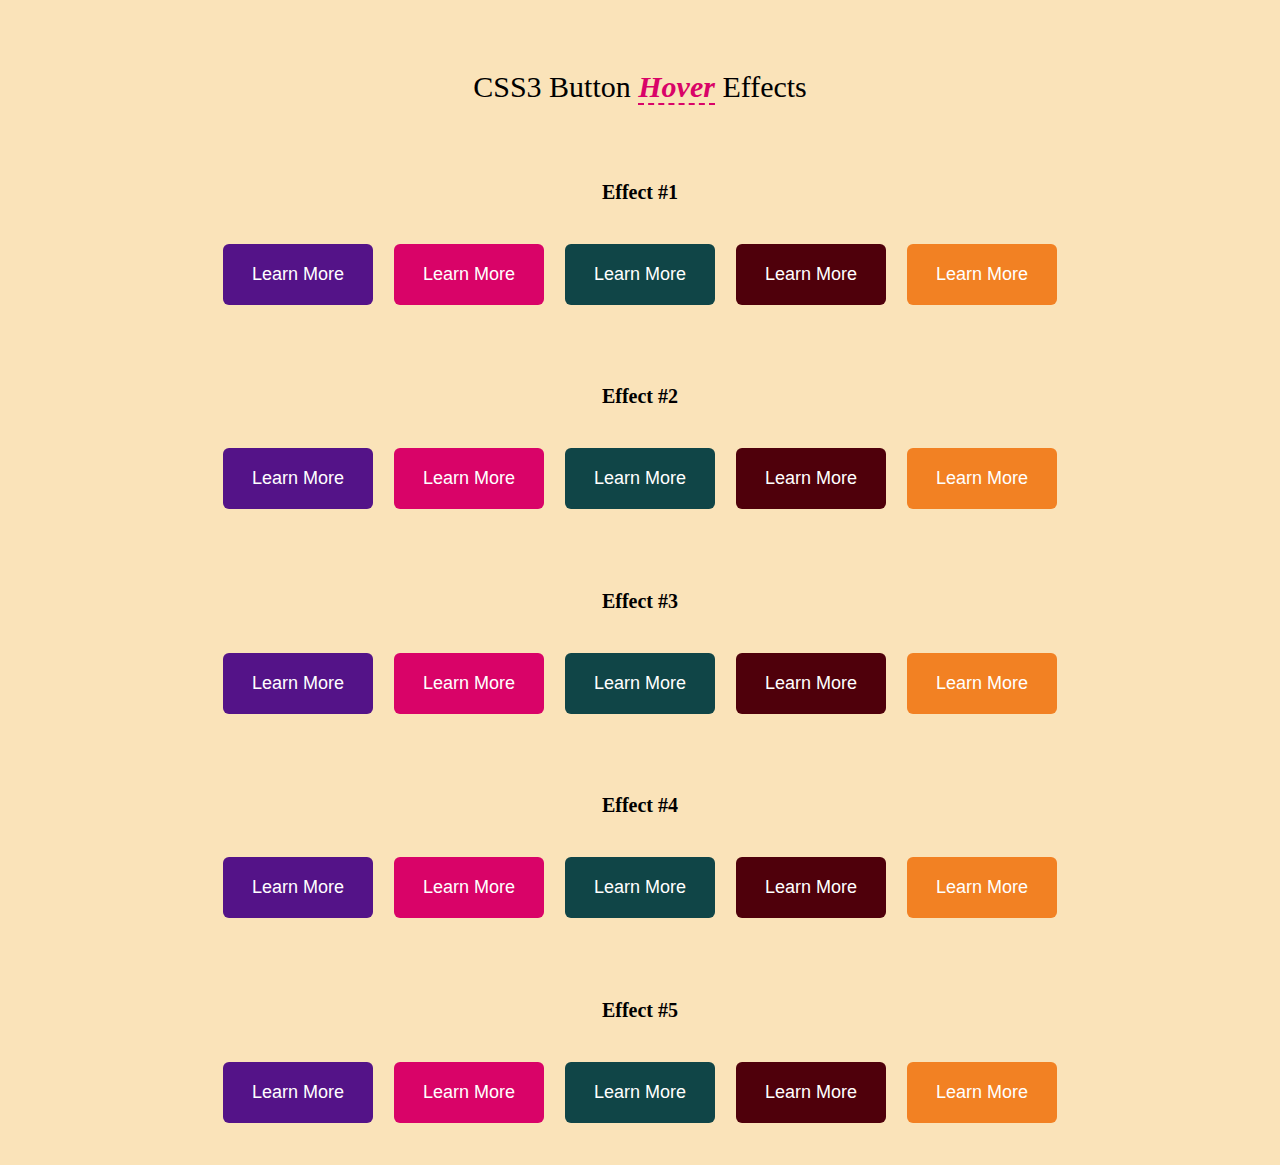
<file: button-hover/index.html>
<!DOCTYPE html>
<html lang="en">
  <head>
    <meta charset="utf-8" />
    <meta http-equiv="X-UA-Compatible" content="IE=edge" />
    <meta
      name="viewport"
      content="width=device-width, initial-scale=1, shrink-to-fit=no"
    />
    <title>CSS Button Animation</title>
    <meta
      name="description"
      content="Collection of hand-picked free HTML and CSS gradient button code examples from codepen and other resources. "
    />

    <meta property="og:site_name" content="Free Frontend" />
    <meta property="og:locale" content="en_US" />
    <meta
      property="og:url"
      content="https://frontendsourcecode.com/css-animated-button"
    />
    <meta property="og:title" content="CSS Button Animation" />
    <meta
      property="og:description"
      content="Collection of hand-picked free HTML and CSS gradient button code examples from codepen and other resources. "
    />
    <meta property="og:type" content="ogtypeart" />
    <meta
      name="og:image"
      content="https://admin.frontendsourcecode.com/storage/uploads/post/20230415080431animated-button.png"
    />

    <meta name="twitter:site" content="@FreeFrontend" />
    <meta name="twitter:creator" content="@FreeFrontend" />
    <meta
      name="twitter:description"
      content="Collection of free HTML and CSS gradient button code examples from codepen and other resources. ."
    />
    <meta name="twitter:title" content="CSS Button Animation" />
    <meta name="twitter:card" content="summary_large_image" />
    <meta
      name="twitter:image"
      content="https://admin.frontendsourcecode.com/storage/uploads/post/20230415080431animated-button.png"
    />
    <link
      href="https://fonts.googleapis.com/css2?family=Lato&display=swap"
      rel="stylesheet"
    />
    <link rel="stylesheet" href="./css/style.css" />
    <link rel="stylesheet" href="https://cdnjs.cloudflare.com/ajax/libs/font-awesome/4.7.0/css/font-awesome.css" integrity="sha512-5A8nwdMOWrSz20fDsjczgUidUBR8liPYU+WymTZP1lmY9G6Oc7HlZv156XqnsgNUzTyMefFTcsFH/tnJE/+xBg==" crossorigin="anonymous" referrerpolicy="no-referrer" />
  </head>
  <body>
    <div class="main">
      <div class="container">
        <h1>CSS3 Button <span>Hover</span> Effects</h1>

        <div class="button-effect">
          <h2>Effect #1</h2>
          <a class="effect effect-1" href="#" title="Learn More">Learn More</a>
          <a class="effect effect-1" href="#" title="Learn More">Learn More</a>
          <a class="effect effect-1" href="#" title="Learn More">Learn More</a>
          <a class="effect effect-1" href="#" title="Learn More">Learn More</a>
          <a class="effect effect-1" href="#" title="Learn More">Learn More</a>
        </div>

        <div class="button-effect">
          <h2>Effect #2</h2>
          <a class="effect effect-2" href="#" title="Learn More">Learn More</a>
          <a class="effect effect-2" href="#" title="Learn More">Learn More</a>
          <a class="effect effect-2" href="#" title="Learn More">Learn More</a>
          <a class="effect effect-2" href="#" title="Learn More">Learn More</a>
          <a class="effect effect-2" href="#" title="Learn More">Learn More</a>
        </div>

        <div class="button-effect">
          <h2>Effect #3</h2>
          <a class="effect effect-3" href="#" title="Learn More">Learn More</a>
          <a class="effect effect-3" href="#" title="Learn More">Learn More</a>
          <a class="effect effect-3" href="#" title="Learn More">Learn More</a>
          <a class="effect effect-3" href="#" title="Learn More">Learn More</a>
          <a class="effect effect-3" href="#" title="Learn More">Learn More</a>
        </div>

        <div class="button-effect">
          <h2>Effect #4</h2>
          <a class="effect effect-4" href="#" title="Learn More">Learn More</a>
          <a class="effect effect-4" href="#" title="Learn More">Learn More</a>
          <a class="effect effect-4" href="#" title="Learn More">Learn More</a>
          <a class="effect effect-4" href="#" title="Learn More">Learn More</a>
          <a class="effect effect-4" href="#" title="Learn More">Learn More</a>
        </div>

        <div class="button-effect">
          <h2>Effect #5</h2>
          <a class="effect effect-5" href="#" title="Learn More">Learn More</a>
          <a class="effect effect-5" href="#" title="Learn More">Learn More</a>
          <a class="effect effect-5" href="#" title="Learn More">Learn More</a>
          <a class="effect effect-5" href="#" title="Learn More">Learn More</a>
          <a class="effect effect-5" href="#" title="Learn More">Learn More</a>
        </div>
      </div>
    </div>
  </body>
</html>
</file>
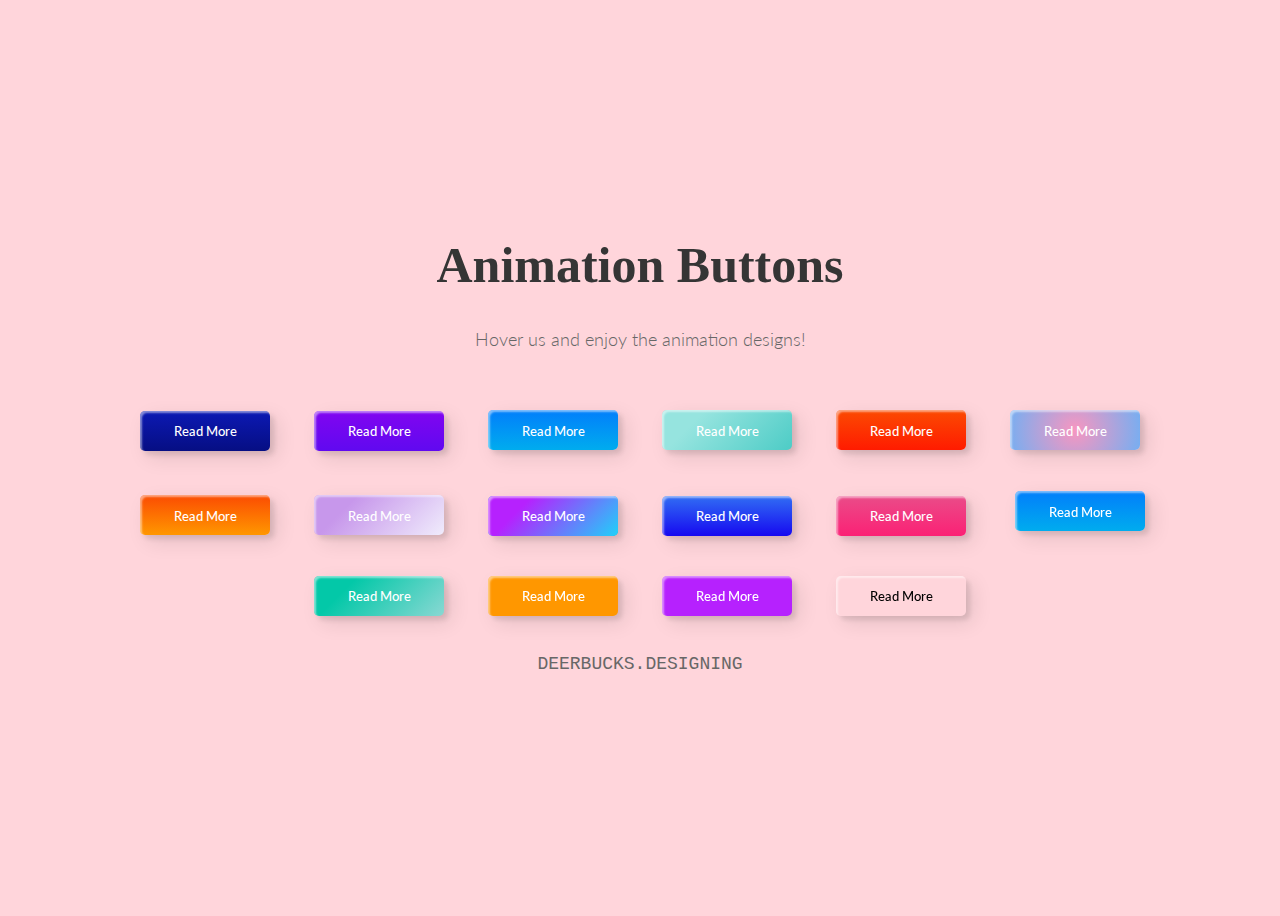
<file: css-button-animation/index.html>
<!DOCTYPE html>
<html lang="en">
  <head>
    <meta charset="utf-8" />
    <meta http-equiv="X-UA-Compatible" content="IE=edge" />
    <meta
      name="viewport"
      content="width=device-width, initial-scale=1, shrink-to-fit=no"
    />
    <title>CSS Button Animation</title>
    <meta
      name="description"
      content="Collection of hand-picked free HTML and CSS gradient button code examples from codepen and other resources. "
    />

    <meta property="og:site_name" content="Free Frontend" />
    <meta property="og:locale" content="en_US" />
    <meta
      property="og:url"
      content="https://frontendsourcecode.com/css-animated-button"
    />
    <meta property="og:title" content="CSS Button Animation" />
    <meta
      property="og:description"
      content="Collection of hand-picked free HTML and CSS gradient button code examples from codepen and other resources. "
    />
    <meta property="og:type" content="ogtypeart" />
    <meta
      name="og:image"
      content="https://admin.frontendsourcecode.com/storage/uploads/post/20230415080431animated-button.png"
    />

    <meta name="twitter:site" content="@FreeFrontend" />
    <meta name="twitter:creator" content="@FreeFrontend" />
    <meta
      name="twitter:description"
      content="Collection of free HTML and CSS gradient button code examples from codepen and other resources. ."
    />
    <meta name="twitter:title" content="CSS Button Animation" />
    <meta name="twitter:card" content="summary_large_image" />
    <meta
      name="twitter:image"
      content="https://admin.frontendsourcecode.com/storage/uploads/post/20230415080431animated-button.png"
    />
    <link
      href="https://fonts.googleapis.com/css2?family=Lato&display=swap"
      rel="stylesheet"
    />
    <link rel="stylesheet" href="./css/style.css" />
  </head>
  <body>
    <div class="main">
      <h1>Animation Buttons</h1>
      <p>Hover us and enjoy the animation designs!</p>
      <div class="frame">
        <button class="custom-btn btn-1">Read More</button>
        <button class="custom-btn btn-2">Read More</button>
        <button class="custom-btn btn-3"><span>Read More</span></button>
        <button class="custom-btn btn-4"><span>Read More</span></button>
        <button class="custom-btn btn-5"><span>Read More</span></button>
        <button class="custom-btn btn-6"><span>Read More</span></button>
        <button class="custom-btn btn-7"><span>Read More</span></button>
        <button class="custom-btn btn-8"><span>Read More</span></button>
        <button class="custom-btn btn-9">Read More</button>
        <button class="custom-btn btn-10">Read More</button>
        <button class="custom-btn btn-11">
          Read More
          <div class="dot"></div>
        </button>
        <button class="custom-btn btn-12">
          <span>Click!</span><span>Read More</span>
        </button>
        <button class="custom-btn btn-13">Read More</button>
        <button class="custom-btn btn-14">Read More</button>
        <button class="custom-btn btn-15">Read More</button>
        <button class="custom-btn btn-16">Read More</button>
        <p style="font-family: Andale Mono, monospace">DEERBUCKS.DESIGNING</p>
      </div>
    </div>
  </body>
</html>
</file>
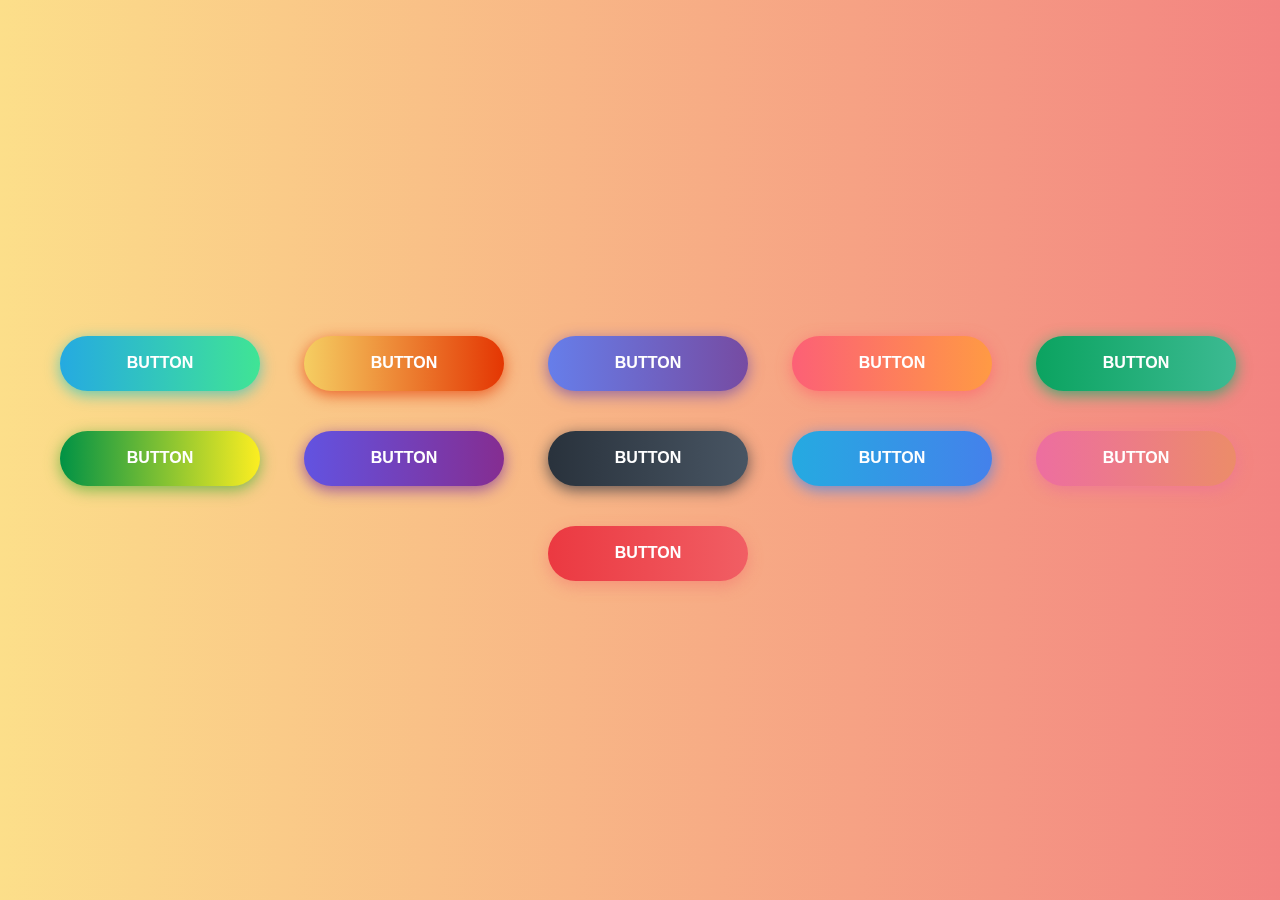
<file: css-gradient-button/index.html>
<!DOCTYPE html>
<html lang="en">
  <head>
    <meta charset="utf-8">
    <meta http-equiv="X-UA-Compatible" content="IE=edge">
    <meta name="viewport" content="width=device-width, initial-scale=1, shrink-to-fit=no">
    <title>CSS Gradient Buttons</title>
    <meta name="description" content="Collection of hand-picked free HTML and CSS gradient button code examples from codepen and other resources. ">
    
  <meta property="og:site_name" content="Free Frontend">
  <meta property="og:locale" content="en_US">
  <meta property="og:url" content="https://frontendsourcecode.com/css-gradient-buttons/">
  <meta property="og:title" content="CSS Gradient Buttons">
  <meta property="og:description" content="Collection of hand-picked free HTML and CSS gradient button code examples from codepen and other resources. ">
  <meta property="og:type" content="ogtypeart">
  <meta name="og:image" content="https://admin.frontendsourcecode.com/storage/uploads/post/2023041506304976508db9-df65-4c95-9057-e1e11f0c5672.png"> 
  
  <meta name="twitter:site" content="@FreeFrontend">
  <meta name="twitter:creator" content="@FreeFrontend"> 
  <meta name="twitter:description" content="Collection of free HTML and CSS gradient button code examples from codepen and other resources. .">
  <meta name="twitter:title" content="CSS Gradient Buttons">
  <meta name="twitter:card" content="summary_large_image">
  <meta name="twitter:image" content="https://admin.frontendsourcecode.com/storage/uploads/post/2023041506304976508db9-df65-4c95-9057-e1e11f0c5672.png"> 
  <link rel="stylesheet" href="./css/style.css">
  </head>
  <body>
    <div class="main">
      <div class="buttons">
        <button class="btn-hover color-1">BUTTON</button>
        <button class="btn-hover color-2">BUTTON</button>
        <button class="btn-hover color-3">BUTTON</button>
        <button class="btn-hover color-4">BUTTON</button>
        <button class="btn-hover color-5">BUTTON</button>
        <button class="btn-hover color-6">BUTTON</button>
        <button class="btn-hover color-7">BUTTON</button>
        <button class="btn-hover color-8">BUTTON</button>
        <button class="btn-hover color-9">BUTTON</button>
        <button class="btn-hover color-10">BUTTON</button>
        <button class="btn-hover color-11">BUTTON</button>
      </div>
    </div>
  </body>
</html>
</file>
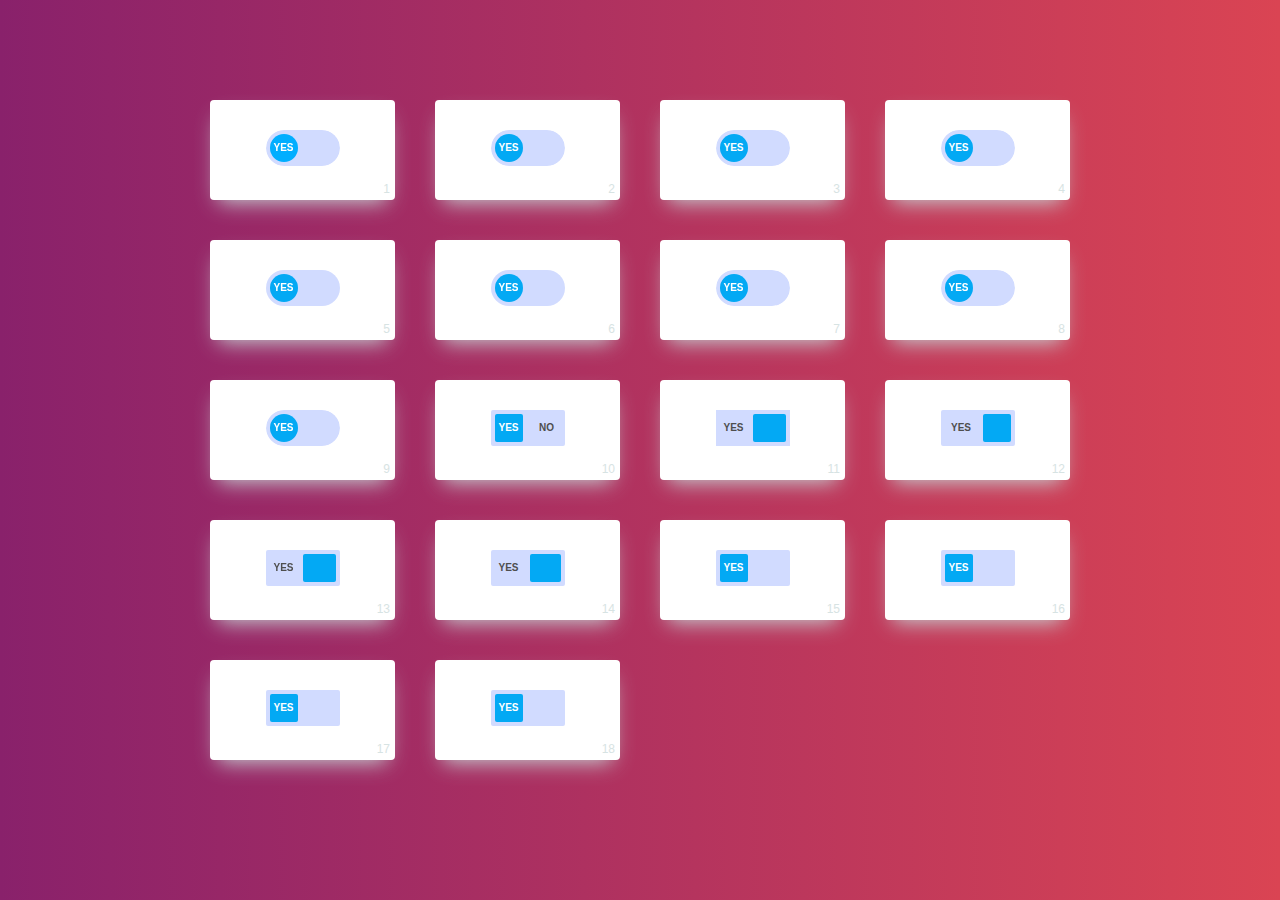
<file: css-toggle-button/index.html>
<!DOCTYPE html>
<html lang="en">
  <head>
    <meta charset="utf-8" />
    <meta http-equiv="X-UA-Compatible" content="IE=edge" />
    <meta
      name="viewport"
      content="width=device-width, initial-scale=1, shrink-to-fit=no"
    />
    <title>CSS Toggle button</title>
    <meta
      name="description"
      content="Collection of hand-picked free HTML and CSS gradient button code examples from codepen and other resources. "
    />

    <meta property="og:site_name" content="Free Frontend" />
    <meta property="og:locale" content="en_US" />
    <meta
      property="og:url"
      content="https://frontendsourcecode.com/css-toggle-buttons-on-off-switches"
    />
    <meta property="og:title" content="CSS Toggle button" />
    <meta
      property="og:description"
      content="Collection of hand-picked free HTML and CSS gradient button code examples from codepen and other resources. "
    />
    <meta property="og:type" content="ogtypeart" />
    <meta
      name="og:image"
      content="https://admin.frontendsourcecode.com/storage/uploads/post/20230415124249css-switch-toggle.png"
    />

    <meta name="twitter:site" content="@FreeFrontend" />
    <meta name="twitter:creator" content="@FreeFrontend" />
    <meta
      name="twitter:description"
      content="Collection of free HTML and CSS gradient button code examples from codepen and other resources. ."
    />
    <meta name="twitter:title" content="CSS Toggle button" />
    <meta name="twitter:card" content="summary_large_image" />
    <meta
      name="twitter:image"
      content="https://admin.frontendsourcecode.com/storage/uploads/post/20230415124249css-switch-toggle.png"
    />
    <link rel="stylesheet" href="./css/style.css" />
  </head>
  <body>
    <div class="main">
      <div id="app-cover">
        <div class="row">
          <div class="toggle-button-cover">
            <div class="button-cover">
              <div class="button r" id="button-1">
                <input type="checkbox" class="checkbox" />
                <div class="knobs"></div>
                <div class="layer"></div>
              </div>
            </div>
          </div>
          <div class="toggle-button-cover">
            <div class="button-cover">
              <div class="button r" id="button-2">
                <input type="checkbox" class="checkbox" />
                <div class="knobs"></div>
                <div class="layer"></div>
              </div>
            </div>
          </div>
          <div class="toggle-button-cover">
            <div class="button-cover">
              <div class="button r" id="button-3">
                <input type="checkbox" class="checkbox" />
                <div class="knobs"></div>
                <div class="layer"></div>
              </div>
            </div>
          </div>
          <div class="toggle-button-cover">
            <div class="button-cover">
              <div class="button r" id="button-4">
                <input type="checkbox" class="checkbox" />
                <div class="knobs"></div>
                <div class="layer"></div>
              </div>
            </div>
          </div>
        </div>

        <div class="row">
          <div class="toggle-button-cover">
            <div class="button-cover">
              <div class="button r" id="button-5">
                <input type="checkbox" class="checkbox" />
                <div class="knobs"><span></span></div>
                <div class="layer"></div>
              </div>
            </div>
          </div>
          <div class="toggle-button-cover">
            <div class="button-cover">
              <div class="button r" id="button-6">
                <input type="checkbox" class="checkbox" />
                <div class="knobs"></div>
                <div class="layer"></div>
              </div>
            </div>
          </div>
          <div class="toggle-button-cover">
            <div class="button-cover">
              <div class="button r" id="button-7">
                <input type="checkbox" class="checkbox" />
                <div class="knobs">
                  <span></span>
                </div>
                <div class="layer"></div>
              </div>
            </div>
          </div>
          <div class="toggle-button-cover">
            <div class="button-cover">
              <div class="button r" id="button-8">
                <input type="checkbox" class="checkbox" />
                <div class="knobs">
                  <span></span>
                </div>
                <div class="layer"></div>
              </div>
            </div>
          </div>
        </div>
        <div class="row">
          <div class="toggle-button-cover">
            <div class="button-cover">
              <div class="button r" id="button-9">
                <input type="checkbox" class="checkbox" />
                <div class="knobs">
                  <span></span>
                </div>
                <div class="layer"></div>
              </div>
            </div>
          </div>
          <div class="toggle-button-cover">
            <div class="button-cover">
              <div class="button b2" id="button-10">
                <input type="checkbox" class="checkbox" />
                <div class="knobs">
                  <span>YES</span>
                </div>
                <div class="layer"></div>
              </div>
            </div>
          </div>
          <div class="toggle-button-cover">
            <div class="button-cover">
              <div class="button b2" id="button-11">
                <input type="checkbox" class="checkbox" />
                <div class="knobs">
                  <span></span>
                </div>
                <div class="layer"></div>
              </div>
            </div>
          </div>
          <div class="toggle-button-cover">
            <div class="button-cover">
              <div class="button b2" id="button-12">
                <input type="checkbox" class="checkbox" />
                <div class="knobs">
                  <span></span>
                </div>
                <div class="layer"></div>
              </div>
            </div>
          </div>
        </div>

        <div class="row">
          <div class="toggle-button-cover">
            <div class="button-cover">
              <div class="button b2" id="button-13">
                <input type="checkbox" class="checkbox" />
                <div class="knobs">
                  <span></span>
                </div>
                <div class="layer"></div>
              </div>
            </div>
          </div>
          <div class="toggle-button-cover">
            <div class="button-cover">
              <div class="button b2" id="button-14">
                <input type="checkbox" class="checkbox" />
                <div class="knobs">
                  <span></span>
                </div>
                <div class="layer"></div>
              </div>
            </div>
          </div>
          <div class="toggle-button-cover">
            <div class="button-cover">
              <div class="button b2" id="button-15">
                <input type="checkbox" class="checkbox" />
                <div class="knobs"></div>
                <div class="layer"></div>
              </div>
            </div>
          </div>
          <div class="toggle-button-cover">
            <div class="button-cover">
              <div class="button b2" id="button-16">
                <input type="checkbox" class="checkbox" />
                <div class="knobs"></div>
                <div class="layer"></div>
              </div>
            </div>
          </div>
        </div>
        <div class="row">
          <div class="toggle-button-cover">
            <div class="button-cover">
              <div class="button b2" id="button-17">
                <input type="checkbox" class="checkbox" />
                <div class="knobs">
                  <span></span>
                </div>
                <div class="layer"></div>
              </div>
            </div>
          </div>
          <div class="toggle-button-cover">
            <div class="button-cover">
              <div class="button b2" id="button-18">
                <input type="checkbox" class="checkbox" />
                <div class="knobs">
                  <span></span>
                </div>
                <div class="layer"></div>
              </div>
            </div>
          </div>
        </div>
      </div>
    </div>
  </body>
</html>
</file>
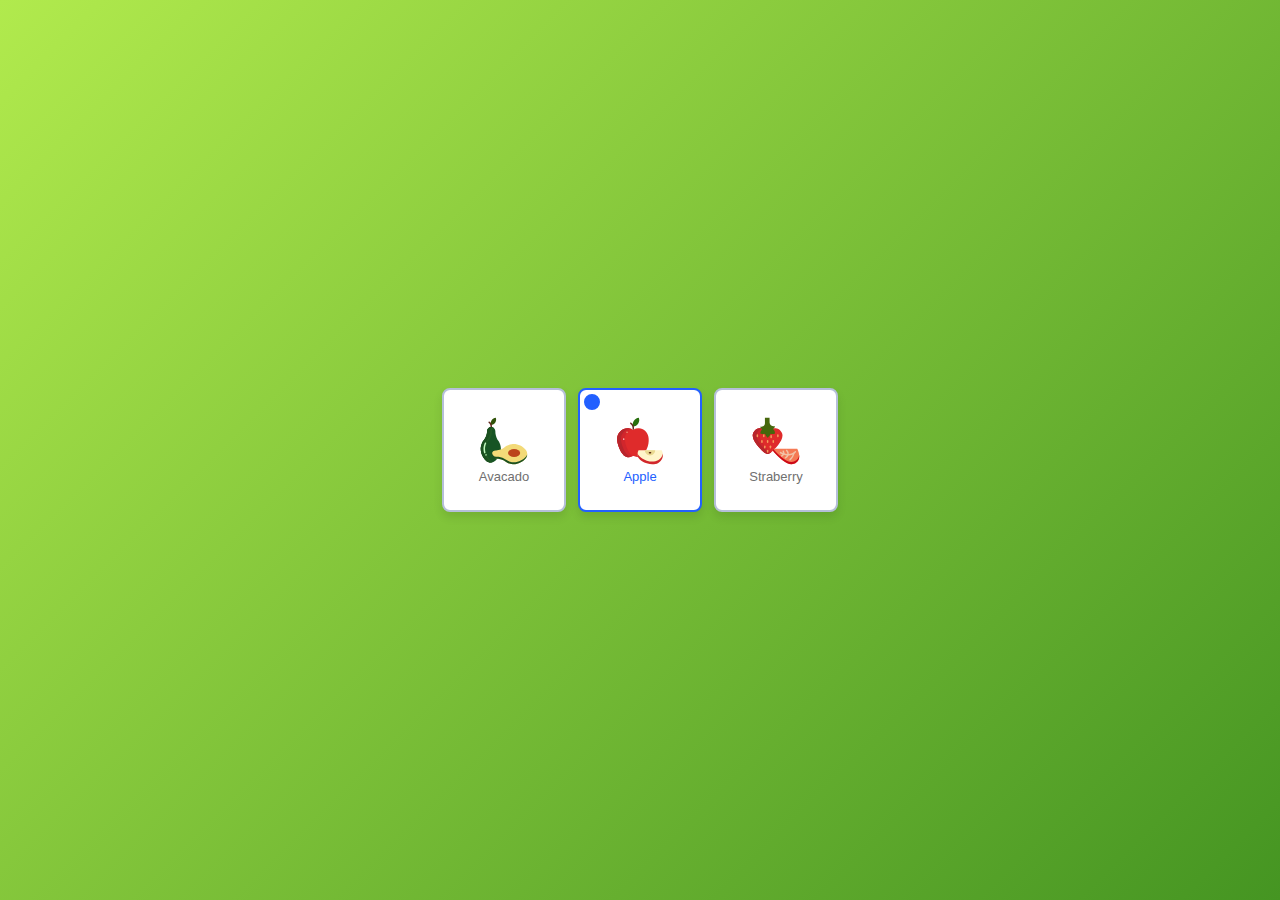
<file: custom-radio-button/index.html>
<!DOCTYPE html>
<html lang="en">
  <head>
    <meta charset="utf-8" />
    <meta http-equiv="X-UA-Compatible" content="IE=edge" />
    <meta
      name="viewport"
      content="width=device-width, initial-scale=1, shrink-to-fit=no"
    />
    <title>Custom Radio Button </title>
    <meta
      name="description"
      content="Collection of hand-picked free HTML and CSS gradient button code examples from codepen and other resources. "
    />

    <meta property="og:site_name" content="Free Frontend" />
    <meta property="og:locale" content="en_US" />
    <meta
      property="og:url"
      content="https://frontendsourcecode.com/custom-radion-button"
    />
    <meta property="og:title" content="Custom Radio Button " />
    <meta
      property="og:description"
      content="Collection of hand-picked free HTML and CSS gradient button code examples from codepen and other resources. "
    />
    <meta property="og:type" content="ogtypeart" />
    <meta
      name="og:image"
      content="https://admin.frontendsourcecode.com/storage/uploads/post/20230421121258cusstom-radion-button.png"
    />

    <meta name="twitter:site" content="@FreeFrontend" />
    <meta name="twitter:creator" content="@FreeFrontend" />
    <meta
      name="twitter:description"
      content="Collection of free HTML and CSS gradient button code examples from codepen and other resources. ."
    />
    <meta name="twitter:title" content="Custom Radio Button " />
    <meta name="twitter:card" content="summary_large_image" />
    <meta
      name="twitter:image"
      content="https://admin.frontendsourcecode.com/storage/uploads/post/20230421121258cusstom-radion-button.png"
    />
    <link rel="stylesheet" href="./css/style.css" />
  </head>
  <body>
    <div class="main">
      <div class="radio-inputs">
        <label>
          <input class="radio-input" type="radio" name="engine" />
          <span class="radio-tile">
            <span class="radio-icon">
                <img src="./image/avacado.svg" height="48" width="48">
            </span>
            <span class="radio-label">Avacado</span>
          </span>
        </label>
        <label>
          <input checked="" class="radio-input" type="radio" name="engine" />
          <span class="radio-tile">
            <span class="radio-icon">
              <img src="./image/apple.svg" height="48" width="48">
            </span>
            <span class="radio-label">Apple</span>
          </span>
        </label>
        <label>
          <input class="radio-input" type="radio" name="engine" />
          <span class="radio-tile">
            <span class="radio-icon">
                <img src="./image/fruit.svg" height="48" width="48">
            </span>
            <span class="radio-label">Straberry</span>
          </span>
        </label>
      </div>
    </div>
  </body>
</html>
</file>
<file: button-hover/css/style.css>
@charset "UTF-8";
/* common styles !!!YOU DON'T NEED THEM */
body {
  background-color: #fae3b9;
}
body .container {
  width: 850px;
  margin: 70px auto 0px auto;
  text-align: center;
}
body .container h1 {
  font-family: "Droid Serif", serif;
  font-weight: 400;
  font-style: normal;
  font-size: 30px;
  margin-bottom: 30px;
}
body .container h1 span {
  font-weight: 700;
  font-style: italic;
  color: #D90368;
  border-bottom: 2px dashed currentColor;
}
body .container .button-effect {
  padding: 30px 0px;
}
body .container .button-effect h2 {
  font-family: "Droid Serif", serif;
  font-size: 20px;
  margin-bottom: 40px;
}
body .container .button-effect a {
  margin-right: 17px;
}
body .container .button-effect a:nth-child(2) {
  background-color: #541388;
}
body .container .button-effect a:nth-child(3) {
  background-color: #D90368;
}
body .container .button-effect a:nth-child(4) {
  background-color: #104547;
}
body .container .button-effect a:nth-child(5) {
  background-color: #4F000B;
}
body .container .button-effect a:nth-child(6) {
  background-color: #F28123;
}
body .container .button-effect a:last-child {
  margin-right: 0px;
}

/* button styles !!!YOU NEED THEM 
!!!ALSO YOU NEED TO ADD FONTWESOME */
.effect {
  text-align: center;
  display: inline-block;
  position: relative;
  text-decoration: none;
  color: #fff;
  text-transform: capitalize;
  /* background-color: - add your own background-color */
  font-family: "Roboto", sans-serif;
  /* put your font-family */
  font-size: 18px;
  padding: 20px 0px;
  width: 150px;
  border-radius: 6px;
  overflow: hidden;
}

/* effect-1 styles */
.effect.effect-1 {
  transition: all 0.2s linear 0s;
}
.effect.effect-1:before {
  content: "";
  font-family: FontAwesome;
  font-size: 15px;
  position: absolute;
  display: flex;
  align-items: center;
  justify-content: center;
  right: 0;
  top: 0;
  opacity: 0;
  height: 100%;
  width: 40px;
  transition: all 0.2s linear 0s;
}
.effect.effect-1:hover {
  text-indent: -20px;
}
.effect.effect-1:hover:before {
  opacity: 1;
  text-indent: 0px;
}

/* effect-2 styles */
.effect.effect-2 {
  transition: all 0.2s linear 0s;
}
.effect.effect-2:before {
  content: "";
  font-family: FontAwesome;
  font-size: 15px;
  display: flex;
  align-items: center;
  justify-content: center;
  position: absolute;
  top: 0;
  right: -30px;
  width: 30px;
  height: 100%;
  background-color: rgba(255, 255, 255, 0.3);
  border-radius: 0px 6px 6px 0px;
  transition: all 0.2s linear 0s;
  text-align: center;
}
.effect.effect-2:hover {
  text-indent: -30px;
}
.effect.effect-2:hover:before {
  right: 0;
  text-indent: 0px;
}

/* effect-3 styles */
.effect.effect-3 {
  transition: all 0.2s linear 0s;
}
.effect.effect-3:before {
  content: "";
  font-family: FontAwesome;
  position: absolute;
  display: flex;
  align-items: center;
  justify-content: center;
  position: absolute;
  top: 100%;
  left: 0px;
  width: 100%;
  height: 100%;
  text-align: center;
  font-size: 30px;
  transition: all 0.2s linear 0s;
}
.effect.effect-3:hover {
  text-indent: -9999px;
}
.effect.effect-3:hover:before {
  top: 0;
  text-indent: 0;
}

/* effect-4 styles */
.effect.effect-4 {
  transition: all 0.2s linear 0s;
}
.effect.effect-4:before {
  content: "";
  font-family: FontAwesome;
  display: flex;
  align-items: center;
  justify-content: center;
  position: absolute;
  top: 0;
  left: 0px;
  width: 100%;
  height: 100%;
  text-align: center;
  font-size: 30px;
  transform: scale(0, 1);
  transition: all 0.2s linear 0s;
}
.effect.effect-4:hover {
  text-indent: -9999px;
}
.effect.effect-4:hover:before {
  transform: scale(1, 1);
  text-indent: 0;
}

/* effect-5 styles */
.effect.effect-5 {
  transition: all 0.2s linear 0s;
}
.effect.effect-5:before {
  content: "";
  font-family: FontAwesome;
  display: flex;
  align-items: center;
  justify-content: center;
  position: absolute;
  top: 0;
  left: 0px;
  height: 100%;
  width: 30px;
  background-color: rgba(255, 255, 255, 0.3);
  border-radius: 0 50% 50% 0;
  transform: scale(0, 1);
  transform-origin: left center;
  transition: all 0.2s linear 0s;
}
.effect.effect-5:hover {
  text-indent: 30px;
}
.effect.effect-5:hover:before {
  transform: scale(1, 1);
  text-indent: 0;
}
</file>
<file: css-button-animation/css/style.css>
body {
    background: #ffd5db;
    display: flex;
    justify-content: center;
    align-items: center;
    height: 100vh;
  }
  h1 {
    position: relative;
    text-align: center;
    color: #353535;
    font-size: 50px;
    font-family: "Cormorant Garamond", serif;
  }
  
  p {
    font-family: 'Lato', sans-serif;
    font-weight: 300;
    text-align: center;
    font-size: 18px;
    color: #676767;
  }
  .frame {
    width: 90%;
    margin: 40px auto;
    text-align: center;
  }
  button {
    margin: 20px;
  }
  .custom-btn {
    width: 130px;
    height: 40px;
    color: #fff;
    border-radius: 5px;
    padding: 10px 25px;
    font-family: 'Lato', sans-serif;
    font-weight: 500;
    background: transparent;
    cursor: pointer;
    transition: all 0.3s ease;
    position: relative;
    display: inline-block;
     box-shadow:inset 2px 2px 2px 0px rgba(255,255,255,.5),
     7px 7px 20px 0px rgba(0,0,0,.1),
     4px 4px 5px 0px rgba(0,0,0,.1);
    outline: none;
  }
  
  /* 1 */
  .btn-1 {
    background: rgb(6,14,131);
    background: linear-gradient(0deg, rgba(6,14,131,1) 0%, rgba(12,25,180,1) 100%);
    border: none;
  }
  .btn-1:hover {
     background: rgb(0,3,255);
  background: linear-gradient(0deg, rgba(0,3,255,1) 0%, rgba(2,126,251,1) 100%);
  }
  
  /* 2 */
  .btn-2 {
    background: rgb(96,9,240);
    background: linear-gradient(0deg, rgba(96,9,240,1) 0%, rgba(129,5,240,1) 100%);
    border: none;
    
  }
  .btn-2:before {
    height: 0%;
    width: 2px;
  }
  .btn-2:hover {
    box-shadow:  4px 4px 6px 0 rgba(255,255,255,.5),
                -4px -4px 6px 0 rgba(116, 125, 136, .5), 
      inset -4px -4px 6px 0 rgba(255,255,255,.2),
      inset 4px 4px 6px 0 rgba(0, 0, 0, .4);
  }
  
  
  /* 3 */
  .btn-3 {
    background: rgb(0,172,238);
  background: linear-gradient(0deg, rgba(0,172,238,1) 0%, rgba(2,126,251,1) 100%);
    width: 130px;
    height: 40px;
    line-height: 42px;
    padding: 0;
    border: none;
    
  }
  .btn-3 span {
    position: relative;
    display: block;
    width: 100%;
    height: 100%;
  }
  .btn-3:before,
  .btn-3:after {
    position: absolute;
    content: "";
    right: 0;
    top: 0;
     background: rgba(2,126,251,1);
    transition: all 0.3s ease;
  }
  .btn-3:before {
    height: 0%;
    width: 2px;
  }
  .btn-3:after {
    width: 0%;
    height: 2px;
  }
  .btn-3:hover{
     background: transparent;
    box-shadow: none;
  }
  .btn-3:hover:before {
    height: 100%;
  }
  .btn-3:hover:after {
    width: 100%;
  }
  .btn-3 span:hover{
     color: rgba(2,126,251,1);
  }
  .btn-3 span:before,
  .btn-3 span:after {
    position: absolute;
    content: "";
    left: 0;
    bottom: 0;
     background: rgba(2,126,251,1);
    transition: all 0.3s ease;
  }
  .btn-3 span:before {
    width: 2px;
    height: 0%;
  }
  .btn-3 span:after {
    width: 0%;
    height: 2px;
  }
  .btn-3 span:hover:before {
    height: 100%;
  }
  .btn-3 span:hover:after {
    width: 100%;
  }
  
  /* 4 */
  .btn-4 {
    background-color: #4dccc6;
  background-image: linear-gradient(315deg, #4dccc6 0%, #96e4df 74%);
    line-height: 42px;
    padding: 0;
    border: none;
  }
  .btn-4:hover{
    background-color: #89d8d3;
  background-image: linear-gradient(315deg, #89d8d3 0%, #03c8a8 74%);
  }
  .btn-4 span {
    position: relative;
    display: block;
    width: 100%;
    height: 100%;
  }
  .btn-4:before,
  .btn-4:after {
    position: absolute;
    content: "";
    right: 0;
    top: 0;
     box-shadow:  4px 4px 6px 0 rgba(255,255,255,.9),
                -4px -4px 6px 0 rgba(116, 125, 136, .2), 
      inset -4px -4px 6px 0 rgba(255,255,255,.9),
      inset 4px 4px 6px 0 rgba(116, 125, 136, .3);
    transition: all 0.3s ease;
  }
  .btn-4:before {
    height: 0%;
    width: .1px;
  }
  .btn-4:after {
    width: 0%;
    height: .1px;
  }
  .btn-4:hover:before {
    height: 100%;
  }
  .btn-4:hover:after {
    width: 100%;
  }
  .btn-4 span:before,
  .btn-4 span:after {
    position: absolute;
    content: "";
    left: 0;
    bottom: 0;
    box-shadow:  4px 4px 6px 0 rgba(255,255,255,.9),
                -4px -4px 6px 0 rgba(116, 125, 136, .2), 
      inset -4px -4px 6px 0 rgba(255,255,255,.9),
      inset 4px 4px 6px 0 rgba(116, 125, 136, .3);
    transition: all 0.3s ease;
  }
  .btn-4 span:before {
    width: .1px;
    height: 0%;
  }
  .btn-4 span:after {
    width: 0%;
    height: .1px;
  }
  .btn-4 span:hover:before {
    height: 100%;
  }
  .btn-4 span:hover:after {
    width: 100%;
  }
  
  /* 5 */
  .btn-5 {
    width: 130px;
    height: 40px;
    line-height: 42px;
    padding: 0;
    border: none;
    background: rgb(255,27,0);
  background: linear-gradient(0deg, rgba(255,27,0,1) 0%, rgba(251,75,2,1) 100%);
  }
  .btn-5:hover {
    color: #f0094a;
    background: transparent;
     box-shadow:none;
  }
  .btn-5:before,
  .btn-5:after{
    content:'';
    position:absolute;
    top:0;
    right:0;
    height:2px;
    width:0;
    background: #f0094a;
    box-shadow:
     -1px -1px 5px 0px #fff,
     7px 7px 20px 0px #0003,
     4px 4px 5px 0px #0002;
    transition:400ms ease all;
  }
  .btn-5:after{
    right:inherit;
    top:inherit;
    left:0;
    bottom:0;
  }
  .btn-5:hover:before,
  .btn-5:hover:after{
    width:100%;
    transition:800ms ease all;
  }
  
  
  /* 6 */
  .btn-6 {
    background: rgb(247,150,192);
  background: radial-gradient(circle, rgba(247,150,192,1) 0%, rgba(118,174,241,1) 100%);
    line-height: 42px;
    padding: 0;
    border: none;
  }
  .btn-6 span {
    position: relative;
    display: block;
    width: 100%;
    height: 100%;
  }
  .btn-6:before,
  .btn-6:after {
    position: absolute;
    content: "";
    height: 0%;
    width: 1px;
   box-shadow:
     -1px -1px 20px 0px rgba(255,255,255,1),
     -4px -4px 5px 0px rgba(255,255,255,1),
     7px 7px 20px 0px rgba(0,0,0,.4),
     4px 4px 5px 0px rgba(0,0,0,.3);
  }
  .btn-6:before {
    right: 0;
    top: 0;
    transition: all 500ms ease;
  }
  .btn-6:after {
    left: 0;
    bottom: 0;
    transition: all 500ms ease;
  }
  .btn-6:hover{
    background: transparent;
    color: #76aef1;
    box-shadow: none;
  }
  .btn-6:hover:before {
    transition: all 500ms ease;
    height: 100%;
  }
  .btn-6:hover:after {
    transition: all 500ms ease;
    height: 100%;
  }
  .btn-6 span:before,
  .btn-6 span:after {
    position: absolute;
    content: "";
    box-shadow:
     -1px -1px 20px 0px rgba(255,255,255,1),
     -4px -4px 5px 0px rgba(255,255,255,1),
     7px 7px 20px 0px rgba(0,0,0,.4),
     4px 4px 5px 0px rgba(0,0,0,.3);
  }
  .btn-6 span:before {
    left: 0;
    top: 0;
    width: 0%;
    height: .5px;
    transition: all 500ms ease;
  }
  .btn-6 span:after {
    right: 0;
    bottom: 0;
    width: 0%;
    height: .5px;
    transition: all 500ms ease;
  }
  .btn-6 span:hover:before {
    width: 100%;
  }
  .btn-6 span:hover:after {
    width: 100%;
  }
  
  /* 7 */
  .btn-7 {
  background: linear-gradient(0deg, rgba(255,151,0,1) 0%, rgba(251,75,2,1) 100%);
    line-height: 42px;
    padding: 0;
    border: none;
  }
  .btn-7 span {
    position: relative;
    display: block;
    width: 100%;
    height: 100%;
  }
  .btn-7:before,
  .btn-7:after {
    position: absolute;
    content: "";
    right: 0;
    bottom: 0;
    background: rgba(251,75,2,1);
    box-shadow:
     -7px -7px 20px 0px rgba(255,255,255,.9),
     -4px -4px 5px 0px rgba(255,255,255,.9),
     7px 7px 20px 0px rgba(0,0,0,.2),
     4px 4px 5px 0px rgba(0,0,0,.3);
    transition: all 0.3s ease;
  }
  .btn-7:before{
     height: 0%;
     width: 2px;
  }
  .btn-7:after {
    width: 0%;
    height: 2px;
  }
  .btn-7:hover{
    color: rgba(251,75,2,1);
    background: transparent;
  }
  .btn-7:hover:before {
    height: 100%;
  }
  .btn-7:hover:after {
    width: 100%;
  }
  .btn-7 span:before,
  .btn-7 span:after {
    position: absolute;
    content: "";
    left: 0;
    top: 0;
    background: rgba(251,75,2,1);
    box-shadow:
     -7px -7px 20px 0px rgba(255,255,255,.9),
     -4px -4px 5px 0px rgba(255,255,255,.9),
     7px 7px 20px 0px rgba(0,0,0,.2),
     4px 4px 5px 0px rgba(0,0,0,.3);
    transition: all 0.3s ease;
  }
  .btn-7 span:before {
    width: 2px;
    height: 0%;
  }
  .btn-7 span:after {
    height: 2px;
    width: 0%;
  }
  .btn-7 span:hover:before {
    height: 100%;
  }
  .btn-7 span:hover:after {
    width: 100%;
  }
  
  /* 8 */
  .btn-8 {
    background-color: #f0ecfc;
  background-image: linear-gradient(315deg, #f0ecfc 0%, #c797eb 74%);
    line-height: 42px;
    padding: 0;
    border: none;
  }
  .btn-8 span {
    position: relative;
    display: block;
    width: 100%;
    height: 100%;
  }
  .btn-8:before,
  .btn-8:after {
    position: absolute;
    content: "";
    right: 0;
    bottom: 0;
    background: #c797eb;
    /*box-shadow:  4px 4px 6px 0 rgba(255,255,255,.5),
                -4px -4px 6px 0 rgba(116, 125, 136, .2), 
      inset -4px -4px 6px 0 rgba(255,255,255,.5),
      inset 4px 4px 6px 0 rgba(116, 125, 136, .3);*/
    transition: all 0.3s ease;
  }
  .btn-8:before{
     height: 0%;
     width: 2px;
  }
  .btn-8:after {
    width: 0%;
    height: 2px;
  }
  .btn-8:hover:before {
    height: 100%;
  }
  .btn-8:hover:after {
    width: 100%;
  }
  .btn-8:hover{
    background: transparent;
  }
  .btn-8 span:hover{
    color: #c797eb;
  }
  .btn-8 span:before,
  .btn-8 span:after {
    position: absolute;
    content: "";
    left: 0;
    top: 0;
    background: #c797eb;
    /*box-shadow:  4px 4px 6px 0 rgba(255,255,255,.5),
                -4px -4px 6px 0 rgba(116, 125, 136, .2), 
      inset -4px -4px 6px 0 rgba(255,255,255,.5),
      inset 4px 4px 6px 0 rgba(116, 125, 136, .3);*/
    transition: all 0.3s ease;
  }
  .btn-8 span:before {
    width: 2px;
    height: 0%;
  }
  .btn-8 span:after {
    height: 2px;
    width: 0%;
  }
  .btn-8 span:hover:before {
    height: 100%;
  }
  .btn-8 span:hover:after {
    width: 100%;
  }
    
  
  /* 9 */
  .btn-9 {
    border: none;
    transition: all 0.3s ease;
    overflow: hidden;
  }
  .btn-9:after {
    position: absolute;
    content: " ";
    z-index: -1;
    top: 0;
    left: 0;
    width: 100%;
    height: 100%;
     background-color: #1fd1f9;
  background-image: linear-gradient(315deg, #1fd1f9 0%, #b621fe 74%);
    transition: all 0.3s ease;
  }
  .btn-9:hover {
    background: transparent;
    box-shadow:  4px 4px 6px 0 rgba(255,255,255,.5),
                -4px -4px 6px 0 rgba(116, 125, 136, .2), 
      inset -4px -4px 6px 0 rgba(255,255,255,.5),
      inset 4px 4px 6px 0 rgba(116, 125, 136, .3);
    color: #fff;
  }
  .btn-9:hover:after {
    -webkit-transform: scale(2) rotate(180deg);
    transform: scale(2) rotate(180deg);
    box-shadow:  4px 4px 6px 0 rgba(255,255,255,.5),
                -4px -4px 6px 0 rgba(116, 125, 136, .2), 
      inset -4px -4px 6px 0 rgba(255,255,255,.5),
      inset 4px 4px 6px 0 rgba(116, 125, 136, .3);
  }
  
  /* 10 */
  .btn-10 {
    background: rgb(22,9,240);
  background: linear-gradient(0deg, rgba(22,9,240,1) 0%, rgba(49,110,244,1) 100%);
    color: #fff;
    border: none;
    transition: all 0.3s ease;
    overflow: hidden;
  }
  .btn-10:after {
    position: absolute;
    content: " ";
    top: 0;
    left: 0;
    z-index: -1;
    width: 100%;
    height: 100%;
    transition: all 0.3s ease;
    -webkit-transform: scale(.1);
    transform: scale(.1);
  }
  .btn-10:hover {
    color: #fff;
    border: none;
    background: transparent;
  }
  .btn-10:hover:after {
    background: rgb(0,3,255);
  background: linear-gradient(0deg, rgba(2,126,251,1) 0%,  rgba(0,3,255,1)100%);
    -webkit-transform: scale(1);
    transform: scale(1);
  }
  
  /* 11 */
  .btn-11 {
    border: none;
    background: rgb(251,33,117);
      background: linear-gradient(0deg, rgba(251,33,117,1) 0%, rgba(234,76,137,1) 100%);
      color: #fff;
      overflow: hidden;
  }
  .btn-11:hover {
      text-decoration: none;
      color: #fff;
  }
  .btn-11:before {
      position: absolute;
      content: '';
      display: inline-block;
      top: -180px;
      left: 0;
      width: 30px;
      height: 100%;
      background-color: #fff;
      animation: shiny-btn1 3s ease-in-out infinite;
  }
  .btn-11:hover{
    opacity: .7;
  }
  .btn-11:active{
    box-shadow:  4px 4px 6px 0 rgba(255,255,255,.3),
                -4px -4px 6px 0 rgba(116, 125, 136, .2), 
      inset -4px -4px 6px 0 rgba(255,255,255,.2),
      inset 4px 4px 6px 0 rgba(0, 0, 0, .2);
  }
  
  
  @-webkit-keyframes shiny-btn1 {
      0% { -webkit-transform: scale(0) rotate(45deg); opacity: 0; }
      80% { -webkit-transform: scale(0) rotate(45deg); opacity: 0.5; }
      81% { -webkit-transform: scale(4) rotate(45deg); opacity: 1; }
      100% { -webkit-transform: scale(50) rotate(45deg); opacity: 0; }
  }
  
  
  /* 12 */
  .btn-12{
    position: relative;
    right: 20px;
    bottom: 20px;
    border:none;
    box-shadow: none;
    width: 130px;
    height: 40px;
    line-height: 42px;
    -webkit-perspective: 230px;
    perspective: 230px;
  }
  .btn-12 span {
    background: rgb(0,172,238);
  background: linear-gradient(0deg, rgba(0,172,238,1) 0%, rgba(2,126,251,1) 100%);
    display: block;
    position: absolute;
    width: 130px;
    height: 40px;
    box-shadow:inset 2px 2px 2px 0px rgba(255,255,255,.5),
     7px 7px 20px 0px rgba(0,0,0,.1),
     4px 4px 5px 0px rgba(0,0,0,.1);
    border-radius: 5px;
    margin:0;
    text-align: center;
    -webkit-box-sizing: border-box;
    -moz-box-sizing: border-box;
    box-sizing: border-box;
    -webkit-transition: all .3s;
    transition: all .3s;
  }
  .btn-12 span:nth-child(1) {
    box-shadow:
     -7px -7px 20px 0px #fff9,
     -4px -4px 5px 0px #fff9,
     7px 7px 20px 0px #0002,
     4px 4px 5px 0px #0001;
    -webkit-transform: rotateX(90deg);
    -moz-transform: rotateX(90deg);
    transform: rotateX(90deg);
    -webkit-transform-origin: 50% 50% -20px;
    -moz-transform-origin: 50% 50% -20px;
    transform-origin: 50% 50% -20px;
  }
  .btn-12 span:nth-child(2) {
    -webkit-transform: rotateX(0deg);
    -moz-transform: rotateX(0deg);
    transform: rotateX(0deg);
    -webkit-transform-origin: 50% 50% -20px;
    -moz-transform-origin: 50% 50% -20px;
    transform-origin: 50% 50% -20px;
  }
  .btn-12:hover span:nth-child(1) {
    box-shadow:inset 2px 2px 2px 0px rgba(255,255,255,.5),
     7px 7px 20px 0px rgba(0,0,0,.1),
     4px 4px 5px 0px rgba(0,0,0,.1);
    -webkit-transform: rotateX(0deg);
    -moz-transform: rotateX(0deg);
    transform: rotateX(0deg);
  }
  .btn-12:hover span:nth-child(2) {
    box-shadow:inset 2px 2px 2px 0px rgba(255,255,255,.5),
     7px 7px 20px 0px rgba(0,0,0,.1),
     4px 4px 5px 0px rgba(0,0,0,.1);
   color: transparent;
    -webkit-transform: rotateX(-90deg);
    -moz-transform: rotateX(-90deg);
    transform: rotateX(-90deg);
  }
  
  
  /* 13 */
  .btn-13 {
    background-color: #89d8d3;
  background-image: linear-gradient(315deg, #89d8d3 0%, #03c8a8 74%);
    border: none;
    z-index: 1;
  }
  .btn-13:after {
    position: absolute;
    content: "";
    width: 100%;
    height: 0;
    bottom: 0;
    left: 0;
    z-index: -1;
    border-radius: 5px;
     background-color: #4dccc6;
  background-image: linear-gradient(315deg, #4dccc6 0%, #96e4df 74%);
    box-shadow:
     -7px -7px 20px 0px #fff9,
     -4px -4px 5px 0px #fff9,
     7px 7px 20px 0px #0002,
     4px 4px 5px 0px #0001;
    transition: all 0.3s ease;
  }
  .btn-13:hover {
    color: #fff;
  }
  .btn-13:hover:after {
    top: 0;
    height: 100%;
  }
  .btn-13:active {
    top: 2px;
  }
  
  
  /* 14 */
  .btn-14 {
    background: rgb(255,151,0);
    border: none;
    z-index: 1;
  }
  .btn-14:after {
    position: absolute;
    content: "";
    width: 100%;
    height: 0;
    top: 0;
    left: 0;
    z-index: -1;
    border-radius: 5px;
    background-color: #eaf818;
    background-image: linear-gradient(315deg, #eaf818 0%, #f6fc9c 74%);
     box-shadow:inset 2px 2px 2px 0px rgba(255,255,255,.5);
     7px 7px 20px 0px rgba(0,0,0,.1),
     4px 4px 5px 0px rgba(0,0,0,.1);
    transition: all 0.3s ease;
  }
  .btn-14:hover {
    color: #000;
  }
  .btn-14:hover:after {
    top: auto;
    bottom: 0;
    height: 100%;
  }
  .btn-14:active {
    top: 2px;
  }
  
  /* 15 */
  .btn-15 {
    background: #b621fe;
    border: none;
    z-index: 1;
  }
  .btn-15:after {
    position: absolute;
    content: "";
    width: 0;
    height: 100%;
    top: 0;
    right: 0;
    z-index: -1;
    background-color: #663dff;
    border-radius: 5px;
     box-shadow:inset 2px 2px 2px 0px rgba(255,255,255,.5),
     7px 7px 20px 0px rgba(0,0,0,.1),
     4px 4px 5px 0px rgba(0,0,0,.1);
    transition: all 0.3s ease;
  }
  .btn-15:hover {
    color: #fff;
  }
  .btn-15:hover:after {
    left: 0;
    width: 100%;
  }
  .btn-15:active {
    top: 2px;
  }
  
  
  /* 16 */
  .btn-16 {
    border: none;
    color: #000;
  }
  .btn-16:after {
    position: absolute;
    content: "";
    width: 0;
    height: 100%;
    top: 0;
    left: 0;
    direction: rtl;
    z-index: -1;
    box-shadow:
     -7px -7px 20px 0px #fff9,
     -4px -4px 5px 0px #fff9,
     7px 7px 20px 0px #0002,
     4px 4px 5px 0px #0001;
    transition: all 0.3s ease;
  }
  .btn-16:hover {
    color: #000;
  }
  .btn-16:hover:after {
    left: auto;
    right: 0;
    width: 100%;
  }
  .btn-16:active {
    top: 2px;
  }
</file>
<file: css-gradient-button/css/style.css>
* {
  -webkit-box-sizing: border-box;
  -moz-box-sizing: border-box;
  box-sizing: border-box;
}

body {
  background: linear-gradient(135deg, #fcdf8a 0%, #f38381 100%);
}

.main {
  height: 100vh;
  width: 100vw;
  display: flex;
  align-items: center;
  justify-content: center;
  position: fixed;
}
.buttons {
  text-align: center;
}

.btn-hover {
  width: 200px;
  font-size: 16px;
  font-weight: 600;
  color: #fff;
  cursor: pointer;
  margin: 20px;
  height: 55px;
  text-align: center;
  border: none;
  background-size: 300% 100%;

  border-radius: 50px;
  moz-transition: all 0.4s ease-in-out;
  -o-transition: all 0.4s ease-in-out;
  -webkit-transition: all 0.4s ease-in-out;
  transition: all 0.4s ease-in-out;
}

.btn-hover:hover {
  background-position: 100% 0;
  moz-transition: all 0.4s ease-in-out;
  -o-transition: all 0.4s ease-in-out;
  -webkit-transition: all 0.4s ease-in-out;
  transition: all 0.4s ease-in-out;
}

.btn-hover:focus {
  outline: none;
}

.btn-hover.color-1 {
  background-image: linear-gradient(
    to right,
    #25aae1,
    #40e495,
    #30dd8a,
    #2bb673
  );
  box-shadow: 0 4px 15px 0 rgba(49, 196, 190, 0.75);
}
.btn-hover.color-2 {
  background-image: linear-gradient(
    to right,
    #f5ce62,
    #e43603,
    #fa7199,
    #e85a19
  );
  box-shadow: 0 4px 15px 0 rgba(229, 66, 10, 0.75);
}
.btn-hover.color-3 {
  background-image: linear-gradient(
    to right,
    #667eea,
    #764ba2,
    #6b8dd6,
    #8e37d7
  );
  box-shadow: 0 4px 15px 0 rgba(116, 79, 168, 0.75);
}
.btn-hover.color-4 {
  background-image: linear-gradient(
    to right,
    #fc6076,
    #ff9a44,
    #ef9d43,
    #e75516
  );
  box-shadow: 0 4px 15px 0 rgba(252, 104, 110, 0.75);
}
.btn-hover.color-5 {
  background-image: linear-gradient(
    to right,
    #0ba360,
    #3cba92,
    #30dd8a,
    #2bb673
  );
  box-shadow: 0 4px 15px 0 rgba(23, 168, 108, 0.75);
}
.btn-hover.color-6 {
  background-image: linear-gradient(
    to right,
    #009245,
    #fcee21,
    #00a8c5,
    #d9e021
  );
  box-shadow: 0 4px 15px 0 rgba(83, 176, 57, 0.75);
}
.btn-hover.color-7 {
  background-image: linear-gradient(
    to right,
    #6253e1,
    #852d91,
    #a3a1ff,
    #f24645
  );
  box-shadow: 0 4px 15px 0 rgba(126, 52, 161, 0.75);
}
.btn-hover.color-8 {
  background-image: linear-gradient(
    to right,
    #29323c,
    #485563,
    #2b5876,
    #4e4376
  );
  box-shadow: 0 4px 15px 0 rgba(45, 54, 65, 0.75);
}
.btn-hover.color-9 {
  background-image: linear-gradient(
    to right,
    #25aae1,
    #4481eb,
    #04befe,
    #3f86ed
  );
  box-shadow: 0 4px 15px 0 rgba(65, 132, 234, 0.75);
}
.btn-hover.color-10 {
  background-image: linear-gradient(
    to right,
    #ed6ea0,
    #ec8c69,
    #f7186a,
    #fbb03b
  );
  box-shadow: 0 4px 15px 0 rgba(236, 116, 149, 0.75);
}
.btn-hover.color-11 {
  background-image: linear-gradient(
    to right,
    #eb3941,
    #f15e64,
    #e14e53,
    #e2373f
  );
  box-shadow: 0 5px 15px rgba(242, 97, 103, 0.4);
}
</file>
<file: css-toggle-button/css/style.css>
/* CSS rules are kept repetitive so that you can get CSS rules for each button easily :) */

* {
  user-select: none;
  -webkit-tap-highlight-color: transparent;
}

*:focus {
  outline: none;
}

body {
  font-family: Arial, Helvetica, sans-serif;
  margin: 0;
  background: #da4453; /* fallback for old browsers */
  background: -webkit-linear-gradient(
    to right,
    #89216b,
    #da4453
  ); /* Chrome 10-25, Safari 5.1-6 */
  background: linear-gradient(
    to right,
    #89216b,
    #da4453
  ); /* W3C, IE 10+/ Edge, Firefox 16+, Chrome 26+, Opera 12+, Safari 7+ */
}

#app-cover {
  display: table;
  width: 900px;
  margin: 80px auto;
  counter-reset: button-counter;
}

.row {
  display: table-row;
}

.toggle-button-cover {
  display: table-cell;
  position: relative;
  width: 200px;
  height: 140px;
  box-sizing: border-box;
}

.button-cover {
  height: 100px;
  margin: 20px;
  background-color: #fff;
  box-shadow: 0 10px 20px -8px #c5d6d6;
  border-radius: 4px;
}

.button-cover:before {
  counter-increment: button-counter;
  content: counter(button-counter);
  position: absolute;
  right: 0;
  bottom: 0;
  color: #d7e3e3;
  font-size: 12px;
  line-height: 1;
  padding: 5px;
}

.button-cover,
.knobs,
.layer {
  position: absolute;
  top: 0;
  right: 0;
  bottom: 0;
  left: 0;
}

.button {
  position: relative;
  top: 50%;
  width: 74px;
  height: 36px;
  margin: -20px auto 0 auto;
  overflow: hidden;
}

.button.r,
.button.r .layer {
  border-radius: 100px;
}

.button.b2 {
  border-radius: 2px;
}

.checkbox {
  position: relative;
  width: 100%;
  height: 100%;
  padding: 0;
  margin: 0;
  opacity: 0;
  cursor: pointer;
  z-index: 3;
}

.knobs {
  z-index: 2;
}

.layer {
  width: 100%;
  background-color: #d1dbff;
  transition: 0.3s ease all;
  z-index: 1;
}

/* Button 1 */
#button-1 .knobs:before {
  content: "YES";
  position: absolute;
  top: 4px;
  left: 4px;
  width: 20px;
  height: 10px;
  color: #fff;
  font-size: 10px;
  font-weight: bold;
  text-align: center;
  line-height: 1;
  padding: 9px 4px;
  background-color: #01aeff;
  border-radius: 50%;
  transition: 0.3s cubic-bezier(0.18, 0.89, 0.35, 1.15) all;
}

#button-1 .checkbox:checked + .knobs:before {
  content: "NO";
  left: 42px;
  background-color: #f44336;
}

#button-1 .checkbox:checked ~ .layer {
  background-color: #fcebeb;
}

#button-1 .knobs,
#button-1 .knobs:before,
#button-1 .layer {
  transition: 0.3s ease all;
}

/* Button 2 */
#button-2 .knobs:before,
#button-2 .knobs:after {
  content: "YES";
  position: absolute;
  top: 4px;
  left: 4px;
  width: 20px;
  height: 10px;
  color: #fff;
  font-size: 10px;
  font-weight: bold;
  text-align: center;
  line-height: 1;
  padding: 9px 4px;
  background-color: #03a9f4;
  border-radius: 50%;
  transition: 0.3s ease all;
}

#button-2 .knobs:before {
  content: "YES";
}

#button-2 .knobs:after {
  content: "NO";
}

#button-2 .knobs:after {
  right: -28px;
  left: auto;
  background-color: #f44336;
}

#button-2 .checkbox:checked + .knobs:before {
  left: -28px;
}

#button-2 .checkbox:checked + .knobs:after {
  right: 4px;
}

#button-2 .checkbox:checked ~ .layer {
  background-color: #fcebeb;
}

/* Button 3 */
#button-3 .knobs:before {
  content: "YES";
  position: absolute;
  top: 4px;
  left: 4px;
  width: 20px;
  height: 10px;
  color: #fff;
  font-size: 10px;
  font-weight: bold;
  text-align: center;
  line-height: 1;
  padding: 9px 4px;
  background-color: #03a9f4;
  border-radius: 50%;
  transition: 0.3s ease all, left 0.3s cubic-bezier(0.18, 0.89, 0.35, 1.15);
}

#button-3 .checkbox:active + .knobs:before {
  width: 46px;
  border-radius: 100px;
}

#button-3 .checkbox:checked:active + .knobs:before {
  margin-left: -26px;
}

#button-3 .checkbox:checked + .knobs:before {
  content: "NO";
  left: 42px;
  background-color: #f44336;
}

#button-3 .checkbox:checked ~ .layer {
  background-color: #fcebeb;
}

/* Button 4 */
#button-4 .knobs:before,
#button-4 .knobs:after {
  position: absolute;
  top: 4px;
  left: 4px;
  width: 20px;
  height: 10px;
  color: #fff;
  font-size: 10px;
  font-weight: bold;
  text-align: center;
  line-height: 1;
  padding: 9px 4px;
  background-color: #03a9f4;
  border-radius: 50%;
  transition: 0.3s cubic-bezier(0.18, 0.89, 0.35, 1.15) all;
}

#button-4 .knobs:before {
  content: "YES";
}

#button-4 .knobs:after {
  content: "NO";
}

#button-4 .knobs:after {
  top: -28px;
  right: 4px;
  left: auto;
  background-color: #f44336;
}

#button-4 .checkbox:checked + .knobs:before {
  top: -28px;
}

#button-4 .checkbox:checked + .knobs:after {
  top: 4px;
}

#button-4 .checkbox:checked ~ .layer {
  background-color: #fcebeb;
}

/* Button 5 */
#button-5 {
  perspective: 60px;
  overflow: visible;
}

#button-5 .knobs:before,
#button-5 .knobs span {
  content: "";
  position: absolute;
  top: 4px;
  left: 4px;
  width: 20px;
  height: 10px;
  color: #fff;
  font-size: 10px;
  font-weight: bold;
  text-align: center;
  line-height: 1;
  padding: 9px 4px;
  border-radius: 50%;
  transition: 0.3s cubic-bezier(0.18, 0.89, 0.35, 1.15) all;
}

#button-5 .knobs:before {
  background-color: #03a9f4;
}

#button-5 .knobs span:before {
  content: "YES";
}

#button-5 .knobs:before,
#button-5 .layer {
  transform: rotateY(0);
  transform-origin: center;
}

#button-5 .checkbox:checked + .knobs:before,
#button-5 .checkbox:checked + .knobs span {
  left: 42px;
}

#button-5 .checkbox:checked + .knobs:before {
  transform: rotateY(180deg);
  background-color: #f44336;
}

#button-5 .checkbox:checked + .knobs span:before {
  content: "NO";
  left: 42px;
}

#button-5 .checkbox:checked ~ .layer {
  background-color: #fcebeb;
  transform: rotateY(-180deg);
}

#button-5 .knobs,
#button-5 .knobs:before,
#button-5 .layer {
  transition: 0.3s ease all;
}

/* Button 6 */
#button-6 {
  overflow: visible;
}

#button-6 .knobs:before {
  content: "YES";
  position: absolute;
  top: 4px;
  left: 4px;
  width: 20px;
  height: 10px;
  color: #fff;
  font-size: 10px;
  font-weight: bold;
  text-align: center;
  line-height: 1;
  padding: 9px 4px;
  background-color: #03a9f4;
  border-radius: 50%;
}

#button-6 .layer,
#button-6 .knobs,
#button-6 .knobs:before {
  transform: rotateZ(0);
  transition: 0.4s cubic-bezier(0.18, 0.89, 0.35, 1.15) all;
}

#button-6 .checkbox:checked + .knobs {
  transform: rotateZ(-180deg);
}

#button-6 .checkbox:checked + .knobs:before {
  content: "NO";
  background-color: #f44336;
  transform: rotateZ(180deg);
}

#button-6 .checkbox:checked ~ .layer {
  background-color: #fcebeb;
  transform: rotateZ(180deg);
}

/* Button 7 */
#button-7 .knobs:before,
#button-7 .knobs:after,
#button-7 .knobs span {
  position: absolute;
  top: 4px;
  width: 20px;
  height: 10px;
  font-size: 10px;
  font-weight: bold;
  text-align: center;
  line-height: 1;
  padding: 9px 4px;
  border-radius: 50%;
}

#button-7 .knobs:before {
  content: "YES";
  left: 4px;
  color: #fff;
  opacity: 1;
}

#button-7 .knobs:after {
  content: "N";
  left: 42px;
  color: #fff;
  width: 14px;
  text-align: left;
  padding: 9px 7px;
  background-color: #f44336;
  opacity: 0;
}

#button-7 .knobs:before,
#button-7 .knobs:after {
  transition: 0.3s ease all;
  z-index: 2;
}

#button-7 .knobs span {
  left: 4px;
  background-color: #03a9f4;
  transition: 0.2s ease all;
  z-index: 1;
}

#button-7 .checkbox:checked + .knobs:before {
  opacity: 0;
}

#button-7 .checkbox:checked + .knobs:after {
  opacity: 1;
}

#button-7 .checkbox:checked + .knobs span {
  top: 14px;
  left: 56px;
  width: 2px;
  height: 2px;
  padding: 3px;
  background-color: #fff;
  z-index: 3;
}

#button-7 .checkbox:checked ~ .layer {
  background-color: #fcebeb;
}

/* Button 8 */
#button-8 .knobs:before,
#button-8 .knobs:after,
#button-8 .knobs span {
  position: absolute;
  top: 4px;
  width: 20px;
  height: 10px;
  font-size: 10px;
  font-weight: bold;
  text-align: center;
  line-height: 1;
  padding: 9px 4px;
  border-radius: 50%;
  transition: 0.3s ease all;
}

#button-8 .knobs:before {
  content: "YES";
  color: #fff;
  left: 4px;
}

#button-8 .knobs:after {
  content: "NO";
  left: 42px;
  color: #fff;
  background-color: #f44336;
  opacity: 0;
}

#button-8 .knobs:before,
#button-8 .knobs:after {
  z-index: 2;
}

#button-8 .knobs span {
  left: 4px;
  background-color: #03a9f4;
  z-index: 1;
}

#button-8 .checkbox:checked + .knobs:before {
  opacity: 0;
}

#button-8 .checkbox:checked + .knobs:after {
  opacity: 1;
}

#button-8 .checkbox:checked + .knobs span {
  background-color: #fcebeb;
  transform: scale(4);
}

/* Button 9 */
#button-9 .knobs:before,
#button-9 .knobs:after,
#button-9 .knobs span {
  position: absolute;
  top: 4px;
  width: 20px;
  height: 10px;
  font-size: 10px;
  font-weight: bold;
  text-align: center;
  line-height: 1;
  padding: 9px 4px;
  border-radius: 50%;
  transition: 0.4s cubic-bezier(0.18, 0.89, 0.35, 1.15) all;
}

#button-9 .knobs:before {
  content: "YES";
  left: 4px;
}

#button-9 .knobs:after {
  content: "NO";
  right: -24px;
}

#button-9 .knobs:before,
#button-9 .knobs:after {
  color: #fff;
  z-index: 2;
}

#button-9 .knobs span {
  left: 4px;
  background-color: #03a9f4;
  z-index: 1;
}

#button-9 .checkbox:checked + .knobs:before {
  left: -24px;
}

#button-9 .checkbox:checked + .knobs:after {
  right: 4px;
}

#button-9 .checkbox:checked + .knobs span {
  left: 42px;
  background-color: #f44336;
}

#button-9 .checkbox:checked ~ .layer {
  background-color: #fcebeb;
}

/* Button 10 */
#button-10 .knobs:before,
#button-10 .knobs:after,
#button-10 .knobs span {
  position: absolute;
  top: 4px;
  width: 20px;
  height: 10px;
  font-size: 10px;
  font-weight: bold;
  text-align: center;
  line-height: 1;
  padding: 9px 4px;
  border-radius: 2px;
  transition: 0.3s ease all;
}

#button-10 .knobs:before {
  content: "";
  left: 4px;
  background-color: #03a9f4;
}

#button-10 .knobs:after {
  content: "NO";
  right: 4px;
  color: #4e4e4e;
}

#button-10 .knobs span {
  display: inline-block;
  left: 4px;
  color: #fff;
  z-index: 1;
}

#button-10 .checkbox:checked + .knobs span {
  color: #4e4e4e;
}

#button-10 .checkbox:checked + .knobs:before {
  left: 42px;
  background-color: #f44336;
}

#button-10 .checkbox:checked + .knobs:after {
  color: #fff;
}

#button-10 .checkbox:checked ~ .layer {
  background-color: #fcebeb;
}

/* Button 11 */
#button-11 {
  overflow: visible;
}

#button-11 .knobs {
  perspective: 70px;
}

#button-11 .knobs:before,
#button-11 .knobs:after,
#button-11 .knobs span {
  position: absolute;
  top: 4px;
  border-radius: 2px;
}

#button-11 .knobs:before,
#button-11 .knobs:after {
  width: 20px;
  height: 10px;
  color: #4e4e4e;
  font-size: 10px;
  font-weight: bold;
  text-align: center;
  line-height: 1;
  padding: 9px 4px;
}

#button-11 .knobs:before {
  content: "YES";
  left: 4px;
}

#button-11 .knobs:after {
  content: "NO";
  right: 4px;
}

#button-11 .knobs span {
  right: 4px;
  width: 33px;
  height: 28px;
  background-color: #03a9f4;
  transform: rotateY(0);
  transform-origin: 0% 50%;
  transition: 0.6s ease all;
  z-index: 1;
}

#button-11 .checkbox:checked + .knobs span {
  transform: rotateY(-180deg);
  background-color: #f44336;
}

#button-11 .checkbox:checked ~ .layer {
  background-color: #fcebeb;
}

/* Button 12 */
#button-12 .knobs:before,
#button-12 .knobs:after,
#button-12 .knobs span,
#button-12 .knobs span:before,
#button-12 .knobs span:after {
  position: absolute;
  top: 4px;
  font-size: 10px;
  font-weight: bold;
  text-align: center;
  line-height: 1;
  border-radius: 2px;
  transition: 0.3s ease all;
}

#button-12 .knobs:before {
  content: "YES";
  left: 4px;
}

#button-12 .knobs:after {
  content: "NO";
  right: 4px;
}

#button-12 .knobs:before,
#button-12 .knobs:after {
  width: 27px;
  height: 10px;
  color: #4e4e4e;
  padding: 9px 3px;
  z-index: 1;
}

#button-12 .knobs span {
  display: inline-block;
  z-index: 2;
}

#button-12 .knobs span,
#button-12 .knobs span:before,
#button-12 .knobs span:after {
  width: 20px;
  height: 10px;
  padding: 9px 4px;
}

#button-12 .knobs span:before,
#button-12 .knobs span:after {
  content: "";
  top: 0;
}

#button-12 .knobs span:before {
  left: -28px;
  background-color: #f44336;
}

#button-12 .knobs span:after {
  right: -42px;
  background-color: #03a9f4;
}

#button-12 .checkbox:checked + .knobs span:before {
  left: 4px;
}

#button-12 .checkbox:checked + .knobs span:after {
  right: -74px;
}

#button-12 .checkbox:checked ~ .layer {
  background-color: #fcebeb;
}

/* Button 13 */
#button-13 .knobs:before,
#button-13 .knobs:after,
#button-13 .knobs span {
  position: absolute;
  top: 4px;
  width: 20px;
  height: 10px;
  font-size: 10px;
  font-weight: bold;
  text-align: center;
  line-height: 1;
  padding: 9px 4px;
  border-radius: 2px;
  transition: 0.3s ease all;
}

#button-13 .knobs:before,
#button-13 .knobs:after {
  color: #4e4e4e;
  z-index: 1;
}

#button-13 .knobs:before {
  content: "YES";
  left: 4px;
}

#button-13 .knobs:after {
  content: "NO";
  right: 4px;
}

#button-13 .knobs span {
  width: 25px;
  left: 37px;
  background-color: #03a9f4;
  z-index: 2;
}

#button-13 .checkbox:checked + .knobs span {
  left: 4px;
  background-color: #f44336;
}

#button-13 .checkbox:checked ~ .layer {
  background-color: #fcebeb;
}

/* Button 14 */
#button-14 .knobs:before,
#button-14 .knobs:after,
#button-14 .knobs span:before,
#button-14 .knobs span:after {
  position: absolute;
  top: 4px;
  width: 20px;
  height: 10px;
  font-size: 10px;
  font-weight: bold;
  text-align: center;
  line-height: 1;
  padding: 9px 4px;
  border-radius: 2px;
  transition: 0.3s ease all;
}

#button-14 .knobs:before,
#button-14 .knobs:after {
  color: #4e4e4e;
  z-index: 1;
}

#button-14 .knobs:before {
  content: "YES";
  left: 4px;
}

#button-14 .knobs:after {
  content: "NO";
  right: 4px;
}

#button-14 .knobs span {
  top: 0;
  left: 0;
  display: block;
  width: 100%;
  height: 100%;
}

#button-14 .knobs span:before {
  left: 4px;
  top: -28px;
  background-color: #f44336;
}

#button-14 .knobs span:after {
  top: 4px;
  left: 39px;
  background-color: #03a9f4;
}

#button-14 .knobs span:before,
#button-14 .knobs span:after {
  content: "";
  width: 23px;
  z-index: 2;
}

#button-14 .checkbox:checked + .knobs span:before {
  top: 4px;
}

#button-14 .checkbox:checked + .knobs span:after {
  top: -28px;
}

#button-14 .checkbox:checked ~ .layer {
  background-color: #fcebeb;
}

/* Button 15 */
#button-15 .knobs:before,
#button-15 .knobs:after {
  position: absolute;
  top: 4px;
  width: 20px;
  height: 10px;
  color: #fff;
  font-size: 10px;
  font-weight: bold;
  text-align: center;
  line-height: 1;
  padding: 9px 4px;
  opacity: 1;
  border-radius: 2px;
  transform: scale(1);
  transition: 0.3s cubic-bezier(0.18, 0.89, 0.35, 1.15) all;
}

#button-15 .knobs:before {
  content: "YES";
  left: 4px;
  background-color: #03a9f4;
}

#button-15 .knobs:after {
  content: "NO";
  right: 4px;
  opacity: 0;
  transform: scale(4);
  background-color: #f44336;
}

#button-15 .checkbox:checked + .knobs:before {
  opacity: 0;
  transform: scale(4);
}

#button-15 .checkbox:checked + .knobs:after {
  opacity: 1;
  transform: scale(1);
}

#button-15 .checkbox:checked ~ .layer {
  background-color: #fcebeb;
}

/* Button 16 */
#button-16 .knobs:before {
  content: "YES";
  position: absolute;
  top: 4px;
  left: 4px;
  width: 20px;
  height: 10px;
  color: #fff;
  font-size: 10px;
  font-weight: bold;
  text-align: center;
  line-height: 1;
  padding: 9px 4px;
  background-color: #03a9f4;
  border-radius: 2px;
  transition: 0.3s ease all, left 0.3s cubic-bezier(0.18, 0.89, 0.35, 1.15);
}

#button-16 .checkbox:active + .knobs:before {
  width: 46px;
}

#button-16 .checkbox:checked:active + .knobs:before {
  margin-left: -26px;
}

#button-16 .checkbox:checked + .knobs:before {
  content: "NO";
  left: 42px;
  background-color: #f44336;
}

#button-16 .checkbox:checked ~ .layer {
  background-color: #fcebeb;
}

/* Button 17 */
#button-17 .knobs:before,
#button-17 .knobs span {
  content: "YES";
  position: absolute;
  top: 4px;
  left: 4px;
  width: 20px;
  height: 10px;
  color: #fff;
  font-size: 10px;
  font-weight: bold;
  text-align: center;
  line-height: 1;
  padding: 9px 4px;
}

#button-17 .knobs:before {
  transition: 0.3s ease all, left 0.5s cubic-bezier(0.18, 0.89, 0.35, 1.15);
  z-index: 2;
}

#button-17 .knobs span {
  background-color: #03a9f4;
  border-radius: 2px;
  transition: 0.3s ease all, left 0.3s cubic-bezier(0.18, 0.89, 0.35, 1.15);
  z-index: 1;
}

#button-17 .checkbox:checked + .knobs:before {
  content: "NO";
  left: 42px;
}

#button-17 .checkbox:checked + .knobs span {
  left: 42px;
  background-color: #f44336;
}

#button-17 .checkbox:checked ~ .layer {
  background-color: #fcebeb;
}

/* Button 18 */
#button-18 .knobs:before,
#button-18 .knobs span {
  content: "YES";
  position: absolute;
  top: 4px;
  left: 4px;
  color: #fff;
  font-size: 10px;
  font-weight: bold;
  text-align: center;
  line-height: 1;
  background-color: #03a9f4;
  border-radius: 2px;
}

#button-18 .knobs:before {
  top: 50%;
  left: 8px;
  width: 20px;
  height: 10px;
  margin-top: -5px;
  background-color: transparent;
  z-index: 2;
}

#button-18 .knobs span {
  width: 20px;
  height: 10px;
  padding: 9px 4px;
  transition: 0.3s ease all, left 0.3s cubic-bezier(0.18, 0.89, 0.35, 1.15);
  z-index: 1;
}

#button-18 .checkbox:active + .knobs:before {
  left: 10px;
  width: 46px;
  height: 4px;
  color: transparent;
  margin-top: -2px;
  background-color: #0095d8;
  transition: 0.3s ease all;
  overflow: hidden;
}

#button-18 .checkbox:active + .knobs span {
  width: 58px;
}

#button-18 .checkbox:checked:active + .knobs:before {
  left: auto;
  right: 10px;
  background-color: #d80000;
}

#button-18 .checkbox:checked:active + .knobs span {
  margin-left: -38px;
}

#button-18 .checkbox:checked + .knobs:before {
  content: "NO";
  left: 47px;
}

#button-18 .checkbox:checked + .knobs span {
  left: 42px;
  background-color: #f44336;
}

#button-18 .checkbox:checked ~ .layer {
  background-color: #fcebeb;
}
</file>
<file: custom-radio-button/css/style.css>
body {
    display: flex;
    overflow: hidden;
    height: 100vh;
    justify-content: center;
    align-items: center;
    margin: 0;
    background:linear-gradient(135deg, #b1ea4d 0%,#459522 100%);
    font-family: Arial, Helvetica, sans-serif;
  }

.radio-inputs {
    display: flex;
    justify-content: center;
    align-items: center;
    max-width: 450px;
    -webkit-user-select: none;
    -moz-user-select: none;
    -ms-user-select: none;
    user-select: none;
  }
  
  .radio-inputs > * {
    margin: 6px;
  }
  
  .radio-input:checked + .radio-tile {
    border-color: #2260ff;
    box-shadow: 0 5px 10px rgba(0, 0, 0, 0.1);
    color: #2260ff;
  }
  
  .radio-input:checked + .radio-tile:before {
    transform: scale(1);
    opacity: 1;
    background-color: #2260ff;
    border-color: #2260ff;
  }
  
  .radio-input:checked + .radio-tile .radio-icon svg {
    fill: #2260ff;
  }
  
  .radio-input:checked + .radio-tile .radio-label {
    color: #2260ff;
  }
  
  .radio-input:focus + .radio-tile {
    border-color: #2260ff;
    box-shadow: 0 5px 10px rgba(0, 0, 0, 0.1), 0 0 0 4px #b5c9fc;
  }
  
  .radio-input:focus + .radio-tile:before {
    transform: scale(1);
    opacity: 1;
  }
  
  .radio-tile {
    display: flex;
    flex-direction: column;
    align-items: center;
    justify-content: center;
    width: 120px;
    min-height: 120px;
    border-radius: 0.5rem;
    border: 2px solid #b5bfd9;
    background-color: #fff;
    box-shadow: 0 5px 10px rgba(0, 0, 0, 0.1);
    transition: 0.15s ease;
    cursor: pointer;
    position: relative;
  }
  
  .radio-tile:before {
    content: "";
    position: absolute;
    display: block;
    width: 0.75rem;
    height: 0.75rem;
    border: 2px solid #b5bfd9;
    background-color: #fff;
    border-radius: 50%;
    top: 0.25rem;
    left: 0.25rem;
    opacity: 0;
    transform: scale(0);
    transition: 0.25s ease;
  }
  
  .radio-tile:hover {
    border-color: #2260ff;
  }
  
  .radio-tile:hover:before {
    transform: scale(1);
    opacity: 1;
  }
  
  .radio-icon svg {
    width: 2rem;
    height: 2rem;
    fill: #494949;
  }
  
  .radio-label {
    color: #707070;
    transition: 0.375s ease;
    text-align: center;
    font-size: 13px;
  }
  
  .radio-input {
    clip: rect(0 0 0 0);
    -webkit-clip-path: inset(100%);
    clip-path: inset(100%);
    height: 1px;
    overflow: hidden;
    position: absolute;
    white-space: nowrap;
    width: 1px;
  }
</file>
